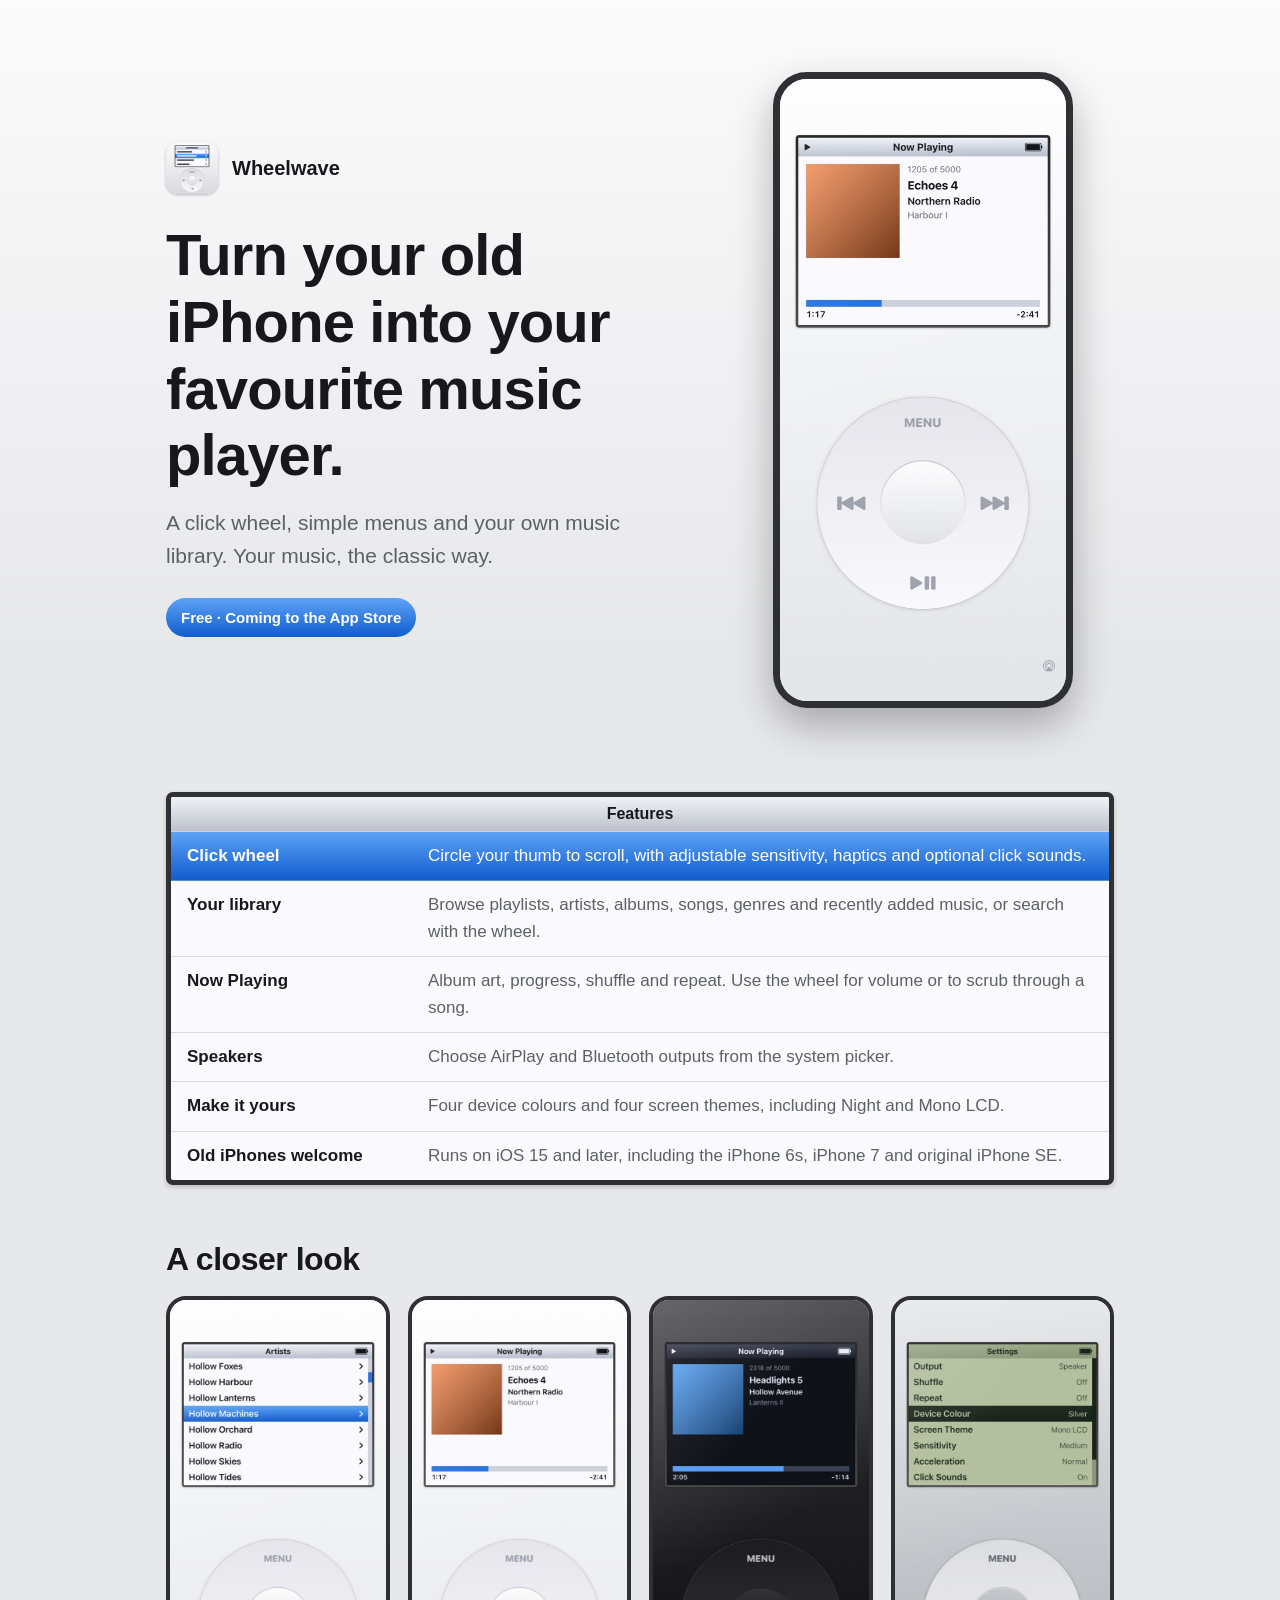
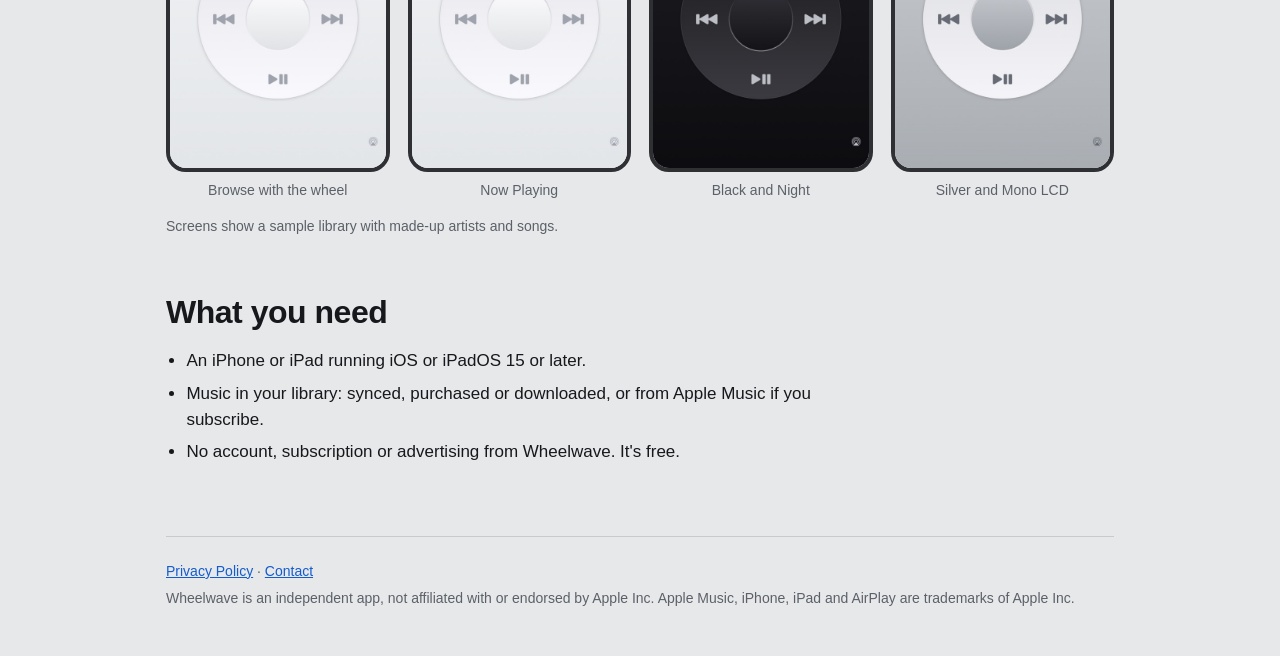
<file: index.html>
<!doctype html>
<html lang="en-GB">
<head>
  <meta charset="utf-8">
  <meta name="viewport" content="width=device-width, initial-scale=1">
  <title>Wheelwave – Retro Music Player</title>
  <meta name="description" content="Wheelwave is a free click-wheel music player for iPhone and iPad. Your music, the classic way.">
  <link rel="icon" type="image/png" href="images/icon.png">
  <link rel="apple-touch-icon" href="images/icon.png">
  <link rel="stylesheet" href="styles.css">
</head>
<body>
  <main class="wrap">
    <header class="hero">
      <div>
        <div class="brand"><img src="images/icon.png" alt="" width="52" height="52">Wheelwave</div>
        <h1>Turn your old iPhone into your favourite music player.</h1>
        <p class="lede">A click wheel, simple menus and your own music library. Your music, the classic way.</p>
        <span class="status">Free · Coming to the App Store</span>
      </div>
      <img class="hero-shot" src="images/03-nowplaying.jpg" width="552" height="1200" alt="Wheelwave's Now Playing screen, with album art and a progress bar above a white click wheel">
    </header>

    <section aria-labelledby="features">
      <div class="panel">
        <h2 class="panel-title" id="features">Features</h2>
        <ul class="menu">
          <li><strong>Click wheel</strong><span>Circle your thumb to scroll, with adjustable sensitivity, haptics and optional click sounds.</span></li>
          <li><strong>Your library</strong><span>Browse playlists, artists, albums, songs, genres and recently added music, or search with the wheel.</span></li>
          <li><strong>Now Playing</strong><span>Album art, progress, shuffle and repeat. Use the wheel for volume or to scrub through a song.</span></li>
          <li><strong>Speakers</strong><span>Choose AirPlay and Bluetooth outputs from the system picker.</span></li>
          <li><strong>Make it yours</strong><span>Four device colours and four screen themes, including Night and Mono LCD.</span></li>
          <li><strong>Old iPhones welcome</strong><span>Runs on iOS 15 and later, including the iPhone 6s, iPhone 7 and original iPhone SE.</span></li>
        </ul>
      </div>
    </section>

    <section aria-labelledby="screens">
      <h2 class="section-heading" id="screens">A closer look</h2>
      <div class="shots">
        <figure>
          <img src="images/02-artists.jpg" width="552" height="1200" loading="lazy" alt="An alphabetical artist list with a blue selection highlight">
          <figcaption>Browse with the wheel</figcaption>
        </figure>
        <figure>
          <img src="images/03-nowplaying.jpg" width="552" height="1200" loading="lazy" alt="The Now Playing screen on a white device">
          <figcaption>Now Playing</figcaption>
        </figure>
        <figure>
          <img src="images/05-night.jpg" width="552" height="1200" loading="lazy" alt="Now Playing on a black device with the dark Night screen theme">
          <figcaption>Black and Night</figcaption>
        </figure>
        <figure>
          <img src="images/06-settings.jpg" width="552" height="1200" loading="lazy" alt="The Settings menu on a silver device with the green Mono LCD theme">
          <figcaption>Silver and Mono LCD</figcaption>
        </figure>
      </div>
      <p class="note">Screens show a sample library with made-up artists and songs.</p>
    </section>

    <section class="needs" aria-labelledby="needs">
      <h2 class="section-heading" id="needs">What you need</h2>
      <ul>
        <li>An iPhone or iPad running iOS or iPadOS 15 or later.</li>
        <li>Music in your library: synced, purchased or downloaded, or from Apple Music if you subscribe.</li>
        <li>No account, subscription or advertising from Wheelwave. It's free.</li>
      </ul>
    </section>

    <footer>
      <p><a href="privacy.html">Privacy Policy</a> · <a href="mailto:support@marktiddy.co.uk">Contact</a></p>
      <p>Wheelwave is an independent app, not affiliated with or endorsed by Apple Inc. Apple Music, iPhone, iPad and AirPlay are trademarks of Apple Inc.</p>
    </footer>
  </main>
</body>
</html>
</file>
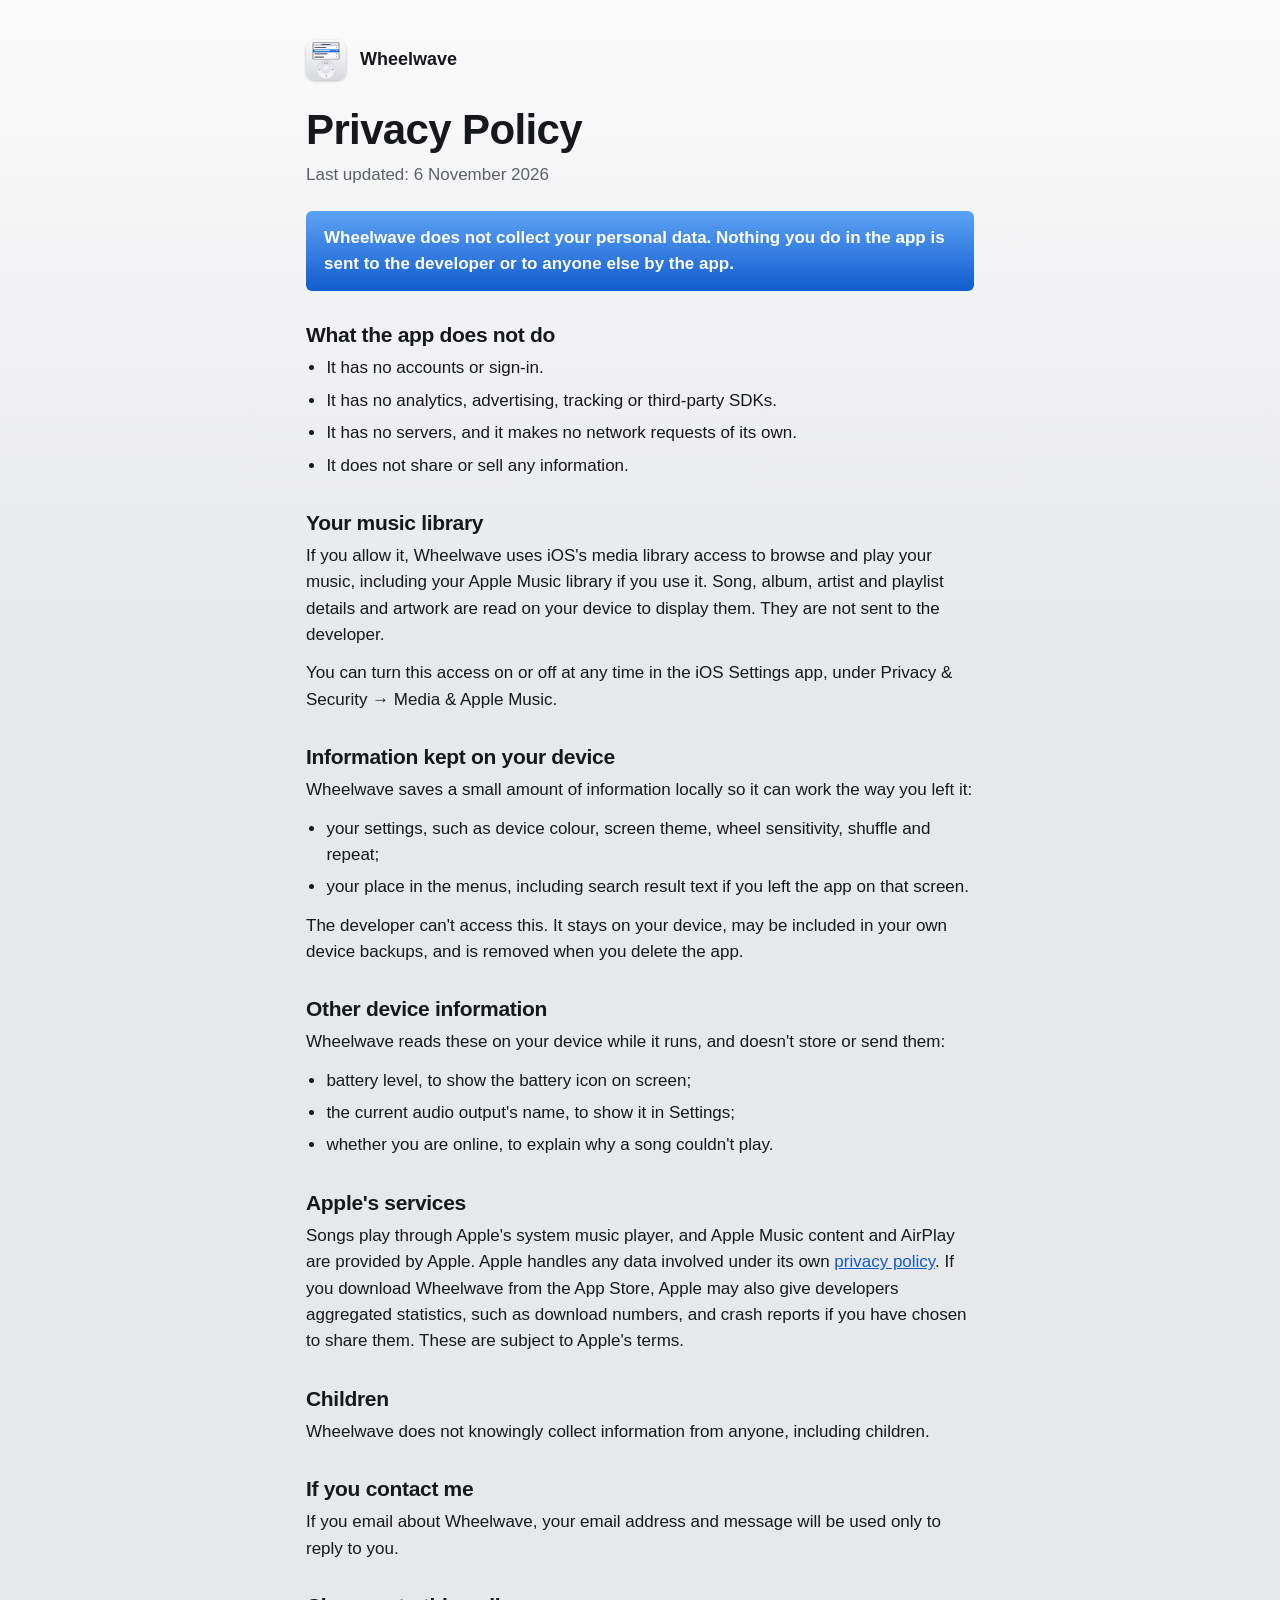
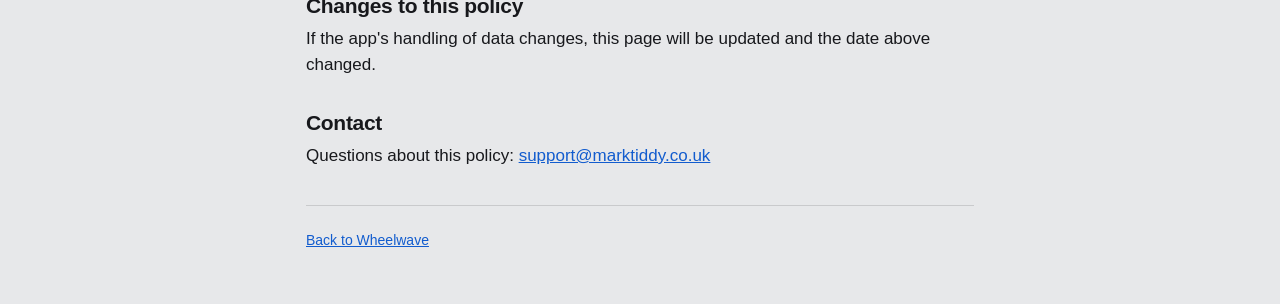
<file: privacy.html>
<!doctype html>
<html lang="en-GB">
<head>
  <meta charset="utf-8">
  <meta name="viewport" content="width=device-width, initial-scale=1">
  <title>Wheelwave Privacy Policy</title>
  <meta name="description" content="Wheelwave does not collect, store on servers or share your personal data.">
  <link rel="icon" type="image/png" href="images/icon.png">
  <link rel="stylesheet" href="styles.css">
</head>
<body>
  <main class="wrap doc">
    <a class="brand" href="index.html"><img src="images/icon.png" alt="" width="40" height="40">Wheelwave</a>
    <h1>Privacy Policy</h1>
    <p class="updated">Last updated: 6 November 2026</p>

    <p class="summary">Wheelwave does not collect your personal data. Nothing you do in the app is sent to the developer or to anyone else by the app.</p>

    <h2>What the app does not do</h2>
    <ul>
      <li>It has no accounts or sign-in.</li>
      <li>It has no analytics, advertising, tracking or third-party SDKs.</li>
      <li>It has no servers, and it makes no network requests of its own.</li>
      <li>It does not share or sell any information.</li>
    </ul>

    <h2>Your music library</h2>
    <p>If you allow it, Wheelwave uses iOS's media library access to browse and play your music, including your Apple Music library if you use it. Song, album, artist and playlist details and artwork are read on your device to display them. They are not sent to the developer.</p>
    <p>You can turn this access on or off at any time in the iOS Settings app, under Privacy &amp; Security → Media &amp; Apple Music.</p>

    <h2>Information kept on your device</h2>
    <p>Wheelwave saves a small amount of information locally so it can work the way you left it:</p>
    <ul>
      <li>your settings, such as device colour, screen theme, wheel sensitivity, shuffle and repeat;</li>
      <li>your place in the menus, including search result text if you left the app on that screen.</li>
    </ul>
    <p>The developer can't access this. It stays on your device, may be included in your own device backups, and is removed when you delete the app.</p>

    <h2>Other device information</h2>
    <p>Wheelwave reads these on your device while it runs, and doesn't store or send them:</p>
    <ul>
      <li>battery level, to show the battery icon on screen;</li>
      <li>the current audio output's name, to show it in Settings;</li>
      <li>whether you are online, to explain why a song couldn't play.</li>
    </ul>

    <h2>Apple's services</h2>
    <p>Songs play through Apple's system music player, and Apple Music content and AirPlay are provided by Apple. Apple handles any data involved under its own <a href="https://www.apple.com/legal/privacy/">privacy policy</a>. If you download Wheelwave from the App Store, Apple may also give developers aggregated statistics, such as download numbers, and crash reports if you have chosen to share them. These are subject to Apple's terms.</p>

    <h2>Children</h2>
    <p>Wheelwave does not knowingly collect information from anyone, including children.</p>

    <h2>If you contact me</h2>
    <p>If you email about Wheelwave, your email address and message will be used only to reply to you.</p>

    <h2>Changes to this policy</h2>
    <p>If the app's handling of data changes, this page will be updated and the date above changed.</p>

    <h2>Contact</h2>
    <p>Questions about this policy: <a href="mailto:support@marktiddy.co.uk">support@marktiddy.co.uk</a></p>

    <footer>
      <p><a href="index.html">Back to Wheelwave</a></p>
    </footer>
  </main>
</body>
</html>
</file>
<file: styles.css>
:root {
  color-scheme: light dark;
  --page: #e7e8ea;
  --page-top: #fbfbfc;
  --text: #17181c;
  --muted: #5c6068;
  --lcd: #fafafc;
  --bezel: #2f3034;
  --bar-top: #f0f2f6;
  --bar-bottom: #bcc2cc;
  --blue-top: #5ca3f5;
  --blue-bottom: #125cce;
  --link: #125cce;
  --line: rgba(0, 0, 0, 0.13);
  --wheel-top: #e4e4e8;
  --wheel-bottom: #fafafc;
  --label: #8f939b;
}

@media (prefers-color-scheme: dark) {
  :root:not([data-theme="light"]) {
    --page: #08080a;
    --page-top: #2b2b30;
    --text: #eceef2;
    --muted: #a3a7b0;
    --lcd: #101218;
    --bezel: #55565c;
    --bar-top: #3d4250;
    --bar-bottom: #1f222c;
    --blue-top: #4a8deb;
    --blue-bottom: #0f4db8;
    --link: #79b1f7;
    --line: rgba(255, 255, 255, 0.15);
    --wheel-top: #1c1c20;
    --wheel-bottom: #3a3a40;
    --label: #bcbfc6;
  }
}

:root[data-theme="dark"] {
  --page: #08080a;
  --page-top: #2b2b30;
  --text: #eceef2;
  --muted: #a3a7b0;
  --lcd: #101218;
  --bezel: #55565c;
  --bar-top: #3d4250;
  --bar-bottom: #1f222c;
  --blue-top: #4a8deb;
  --blue-bottom: #0f4db8;
  --link: #79b1f7;
  --line: rgba(255, 255, 255, 0.15);
  --wheel-top: #1c1c20;
  --wheel-bottom: #3a3a40;
  --label: #bcbfc6;
}

* { box-sizing: border-box; }

html { -webkit-text-size-adjust: 100%; }

body {
  margin: 0;
  background: linear-gradient(var(--page-top), var(--page) 640px) var(--page);
  color: var(--text);
  font: 400 17px/1.55 -apple-system, BlinkMacSystemFont, "Helvetica Neue", Helvetica, Arial, sans-serif;
}

a { color: var(--link); }

.wrap {
  width: 100%;
  max-width: 980px;
  margin: 0 auto;
  padding: 0 16px;
}

h1, h2, h3 { line-height: 1.15; letter-spacing: -0.015em; }

/* Hero */
.hero {
  display: grid;
  grid-template-columns: 1.15fr 0.85fr;
  gap: 48px;
  align-items: center;
  padding: 72px 0 56px;
}

.brand {
  display: flex;
  align-items: center;
  gap: 14px;
  margin-bottom: 28px;
  font-weight: 700;
  font-size: 20px;
}

.brand img { width: 52px; height: 52px; border-radius: 12px; box-shadow: 0 1px 3px rgba(0, 0, 0, 0.25); }

.hero h1 { font-size: clamp(36px, 6vw, 58px); font-weight: 750; margin: 0 0 18px; }

.hero .lede { font-size: clamp(18px, 2.2vw, 21px); color: var(--muted); margin: 0 0 26px; max-width: 30em; }

.status {
  display: inline-block;
  padding: 8px 15px;
  border-radius: 999px;
  background: linear-gradient(var(--blue-top), var(--blue-bottom));
  color: #fff;
  font-weight: 650;
  font-size: 15px;
}

.hero-shot {
  justify-self: center;
  width: 100%;
  height: auto;
  max-width: 300px;
  border-radius: 34px;
  border: 7px solid var(--bezel);
  box-shadow: 0 18px 40px rgba(0, 0, 0, 0.28);
  display: block;
}

/* Menu-style feature panel */
.panel {
  border: 5px solid var(--bezel);
  border-radius: 7px;
  background: var(--lcd);
  overflow: hidden;
  box-shadow: 0 2px 5px rgba(0, 0, 0, 0.2);
}

.panel-title {
  margin: 0;
  padding: 8px 12px;
  text-align: center;
  font-size: 16px;
  font-weight: 700;
  letter-spacing: 0;
  background: linear-gradient(var(--bar-top), var(--bar-bottom));
  border-bottom: 1px solid var(--line);
}

.menu { list-style: none; margin: 0; padding: 0; }

.menu li {
  display: grid;
  grid-template-columns: minmax(150px, 13em) 1fr;
  gap: 4px 20px;
  padding: 11px 16px;
  border-bottom: 1px solid var(--line);
}

.menu li:last-child { border-bottom: 0; }

.menu li:first-child, .menu li:first-child span { background: linear-gradient(var(--blue-top), var(--blue-bottom)); color: #fff; }
.menu li:first-child span { background: none; }

.menu strong { font-weight: 650; }
.menu span { color: var(--muted); }

section { padding: 28px 0; }

.section-heading { font-size: clamp(25px, 3.4vw, 32px); margin: 0 0 18px; }

/* Screens */
.shots {
  display: grid;
  grid-template-columns: repeat(4, 1fr);
  gap: 18px;
  margin: 0;
}

.shots figure { margin: 0; }

.shots img {
  display: block;
  width: 100%;
  height: auto;
  border-radius: 20px;
  border: 4px solid var(--bezel);
}

.shots figcaption { margin-top: 8px; font-size: 14px; color: var(--muted); text-align: center; }

.note { font-size: 14px; color: var(--muted); margin: 14px 0 0; }

.needs { max-width: 42em; }
.needs ul { padding-left: 1.2em; margin: 0; }
.needs li { margin-bottom: 6px; }

/* Footer */
footer {
  margin-top: 36px;
  padding: 24px 0 40px;
  border-top: 1px solid var(--line);
  font-size: 14px;
  color: var(--muted);
}

footer p { margin: 0 0 6px; }

/* Privacy page */
.doc { max-width: 700px; padding-top: 40px; }
.doc .brand { font-size: 18px; margin-bottom: 26px; text-decoration: none; color: inherit; }
.doc .brand img { width: 40px; height: 40px; border-radius: 9px; }
.doc h1 { font-size: clamp(32px, 5vw, 42px); margin: 0 0 8px; }
.doc h2 { font-size: 21px; margin: 32px 0 8px; }
.doc .updated { color: var(--muted); margin: 0 0 22px; }
.doc p, .doc ul { margin: 0 0 12px; }
.doc ul { padding-left: 1.2em; }
.doc li { margin-bottom: 6px; }

.summary {
  padding: 14px 18px;
  margin: 0 0 8px;
  border-radius: 6px;
  background: linear-gradient(var(--blue-top), var(--blue-bottom));
  color: #fff;
  font-weight: 600;
}

@media (max-width: 760px) {
  .hero { grid-template-columns: 1fr; gap: 34px; padding: 40px 0 28px; }
  .hero-shot { max-width: 250px; }
  .shots { grid-template-columns: repeat(2, 1fr); gap: 14px; }
  .menu li { grid-template-columns: 1fr; }
}
</file>
